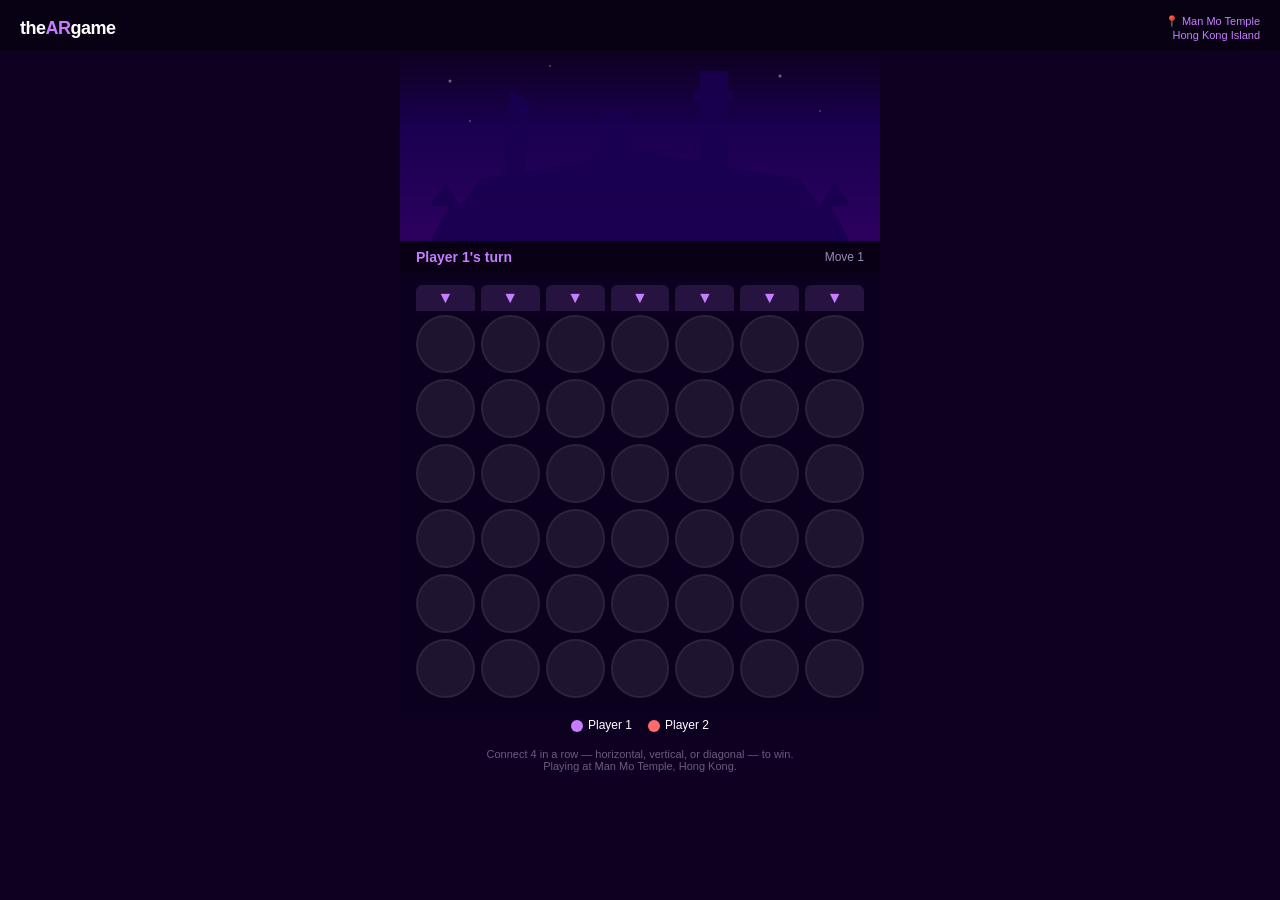
<file: prototype-connect4.html>
<!DOCTYPE html>
<html lang="en">
<head>
  <meta charset="UTF-8"/>
  <meta name="viewport" content="width=device-width, initial-scale=1.0, user-scalable=no"/>
  <title>TheARgame — Connect 4 Prototype</title>
  <style>
    * { box-sizing: border-box; margin: 0; padding: 0; }
    body {
      background: #0d0020;
      font-family: -apple-system, BlinkMacSystemFont, 'Segoe UI', sans-serif;
      color: #fff;
      min-height: 100vh;
      display: flex;
      flex-direction: column;
      align-items: center;
      overflow-x: hidden;
    }
    #header {
      width: 100%;
      padding: 14px 20px 8px;
      display: flex;
      justify-content: space-between;
      align-items: center;
      background: rgba(0,0,0,0.4);
    }
    #logo { font-size: 18px; font-weight: 700; letter-spacing: -0.5px; }
    #logo em { color: #c77dff; font-style: normal; }
    #location { font-size: 11px; color: #c77dff; text-align: right; line-height: 1.3; }

    #scene {
      width: 100%;
      max-width: 480px;
      margin: 0 auto;
      position: relative;
    }

    /* ICC / Man Mo composite landmark bg */
    #landmark-bg {
      width: 100%;
      height: 190px;
      background: linear-gradient(180deg, #0d0020 0%, #1a0050 40%, #2d0060 100%);
      position: relative;
      overflow: hidden;
    }
    #landmark-svg {
      position: absolute;
      bottom: 0;
      left: 50%;
      transform: translateX(-50%);
      width: 100%;
      max-width: 480px;
    }

    #status-bar {
      width: 100%;
      max-width: 480px;
      padding: 8px 16px;
      display: flex;
      justify-content: space-between;
      align-items: center;
      background: rgba(0,0,0,0.3);
    }
    #turn-msg { font-size: 14px; font-weight: 600; }
    #move-count { font-size: 12px; color: #9b8ab8; }

    #grid-wrap {
      width: 100%;
      max-width: 480px;
      padding: 12px 16px;
      background: rgba(10,0,30,0.8);
    }
    #grid {
      display: grid;
      grid-template-columns: repeat(7, 1fr);
      gap: 6px;
      width: 100%;
    }
    .cell {
      aspect-ratio: 1;
      border-radius: 50%;
      background: rgba(255,255,255,0.08);
      cursor: pointer;
      transition: background 0.15s, transform 0.15s;
      border: 2px solid rgba(255,255,255,0.06);
    }
    .cell:hover { background: rgba(255,255,255,0.15); transform: scale(1.05); }
    .cell.p1 { background: #c77dff; border-color: #a855f7; box-shadow: 0 0 10px rgba(199,125,255,0.5); }
    .cell.p2 { background: #ff6b6b; border-color: #ef4444; box-shadow: 0 0 10px rgba(255,107,107,0.5); }
    .cell.win { animation: pulse 0.6s ease infinite alternate; }
    @keyframes pulse {
      from { transform: scale(1); box-shadow: 0 0 10px rgba(255,215,0,0.5); }
      to   { transform: scale(1.1); box-shadow: 0 0 20px rgba(255,215,0,0.9); border-color: #ffd700; }
    }
    .col-btn {
      background: rgba(199,125,255,0.15);
      border: none;
      border-radius: 6px 6px 0 0;
      color: #c77dff;
      font-size: 16px;
      padding: 4px 0;
      cursor: pointer;
      width: 100%;
      transition: background 0.15s;
    }
    .col-btn:hover { background: rgba(199,125,255,0.3); }
    #col-btns {
      display: grid;
      grid-template-columns: repeat(7, 1fr);
      gap: 6px;
      width: 100%;
      margin-bottom: 4px;
    }

    #win-overlay {
      display: none;
      position: fixed;
      inset: 0;
      background: rgba(0,0,0,0.85);
      z-index: 100;
      flex-direction: column;
      align-items: center;
      justify-content: center;
      gap: 16px;
      text-align: center;
      padding: 30px;
    }
    #win-overlay.show { display: flex; }
    #win-emoji { font-size: 64px; }
    #win-title { font-size: 28px; font-weight: 800; }
    #win-sub { font-size: 15px; color: #9b8ab8; max-width: 280px; }
    #btn-reset {
      background: #c77dff;
      color: #0d0020;
      border: none;
      border-radius: 12px;
      padding: 14px 32px;
      font-size: 16px;
      font-weight: 700;
      cursor: pointer;
      margin-top: 4px;
    }

    #legend {
      display: flex;
      gap: 16px;
      padding: 8px 16px;
      font-size: 12px;
    }
    .legend-dot {
      display: inline-block;
      width: 12px; height: 12px;
      border-radius: 50%;
      margin-right: 5px;
      vertical-align: middle;
    }
    #bottom-note {
      font-size: 11px;
      color: #6b5b80;
      padding: 8px 16px 16px;
      text-align: center;
      max-width: 480px;
    }
  </style>
</head>
<body>

<div id="header">
  <div id="logo">the<em>AR</em>game</div>
  <div id="location">📍 Man Mo Temple<br>Hong Kong Island</div>
</div>

<div id="scene">
  <div id="landmark-bg">
    <svg id="landmark-svg" viewBox="0 0 480 190" xmlns="http://www.w3.org/2000/svg">
      <!-- Stylised HK skyline / ICC building silhouettes -->
      <g fill="#1a0050" opacity="0.9">
        <!-- ICC tower (West Kowloon) - tallest -->
        <rect x="300" y="20" width="28" height="170"/>
        <rect x="294" y="40" width="40" height="10"/><!-- set-back -->
        <polygon points="314,20 306,35 322,35"/><!-- spire -->
        <!-- HSBC-style (Central) -->
        <rect x="200" y="60" width="32" height="130"/>
        <rect x="196" y="80" width="40" height="8"/>
        <rect x="192" y="100" width="48" height="6"/>
        <!-- Bank of China -->
        <polygon points="100,170 120,170 130,50 110,40"/>
        <polygon points="110,40 130,50 120,170 100,170"/>
        <!-- Man Mo Temple roof (foreground) -->
        <polygon points="30,190 450,190 430,155 240,120 50,155"/>
        <polygon points="60,155 420,155 400,128 240,100 80,128"/>
        <polygon points="30,155 60,155 45,132"/>
        <polygon points="450,155 420,155 435,132"/>
        <rect x="100" y="155" width="16" height="35"/>
        <rect x="155" y="155" width="16" height="35"/>
        <rect x="309" y="155" width="16" height="35"/>
        <rect x="364" y="155" width="16" height="35"/>
        <rect x="205" y="165" width="70" height="25" rx="3"/>
        <ellipse cx="240" cy="165" rx="35" ry="12"/>
      </g>
      <!-- Stars / atmosphere -->
      <circle cx="50" cy="30" r="1.5" fill="white" opacity="0.4"/>
      <circle cx="150" cy="15" r="1" fill="white" opacity="0.3"/>
      <circle cx="380" cy="25" r="1.5" fill="white" opacity="0.4"/>
      <circle cx="420" cy="60" r="1" fill="white" opacity="0.25"/>
      <circle cx="70" cy="70" r="1" fill="white" opacity="0.3"/>
    </svg>
  </div>
</div>

<div id="status-bar">
  <div id="turn-msg">Player 1's turn</div>
  <div id="move-count">Move 1</div>
</div>

<div id="grid-wrap">
  <div id="col-btns"></div>
  <div id="grid"></div>
</div>

<div id="legend">
  <span><span class="legend-dot" style="background:#c77dff"></span>Player 1</span>
  <span><span class="legend-dot" style="background:#ff6b6b"></span>Player 2</span>
</div>

<div id="bottom-note">
  Connect 4 in a row — horizontal, vertical, or diagonal — to win.<br>
  Playing at Man Mo Temple, Hong Kong.
</div>

<!-- Win overlay -->
<div id="win-overlay">
  <div id="win-emoji"></div>
  <div id="win-title"></div>
  <div id="win-sub"></div>
  <button id="btn-reset" onclick="resetGame()">Play Again</button>
</div>

<script>
  const ROWS = 6, COLS = 7;
  let board, currentPlayer, moveCount, gameOver;

  function initBoard() {
    board = Array.from({length: ROWS}, () => Array(COLS).fill(0));
    currentPlayer = 1;
    moveCount = 1;
    gameOver = false;
    renderGrid();
    renderColBtns();
    updateStatus();
  }

  function renderColBtns() {
    const wrap = document.getElementById('col-btns');
    wrap.innerHTML = Array.from({length: COLS}, (_,c) =>
      `<button class="col-btn" onclick="drop(${c})">▼</button>`
    ).join('');
  }

  function renderGrid() {
    const grid = document.getElementById('grid');
    grid.innerHTML = '';
    for (let r = 0; r < ROWS; r++) {
      for (let c = 0; c < COLS; c++) {
        const cell = document.createElement('div');
        cell.className = 'cell';
        cell.id = `cell-${r}-${c}`;
        if (board[r][c] === 1) cell.classList.add('p1');
        if (board[r][c] === 2) cell.classList.add('p2');
        cell.onclick = () => drop(c);
        grid.appendChild(cell);
      }
    }
  }

  function drop(col) {
    if (gameOver) return;
    // Find lowest empty row
    let row = -1;
    for (let r = ROWS - 1; r >= 0; r--) {
      if (board[r][col] === 0) { row = r; break; }
    }
    if (row === -1) return; // column full

    board[row][col] = currentPlayer;

    const cell = document.getElementById(`cell-${row}-${col}`);
    cell.classList.add(currentPlayer === 1 ? 'p1' : 'p2');

    const win = checkWin(row, col);
    if (win) {
      gameOver = true;
      win.forEach(([r,c]) => document.getElementById(`cell-${r}-${c}`).classList.add('win'));
      setTimeout(() => showWin(currentPlayer), 500);
      return;
    }

    if (board[0].every(v => v !== 0)) {
      setTimeout(() => showDraw(), 400);
      return;
    }

    currentPlayer = currentPlayer === 1 ? 2 : 1;
    moveCount++;
    updateStatus();
  }

  function checkWin(row, col) {
    const dirs = [[0,1],[1,0],[1,1],[1,-1]];
    const p = board[row][col];
    for (const [dr,dc] of dirs) {
      const cells = [[row, col]];
      for (let i = 1; i < 4; i++) {
        const r = row + dr*i, c = col + dc*i;
        if (r < 0 || r >= ROWS || c < 0 || c >= COLS || board[r][c] !== p) break;
        cells.push([r, c]);
      }
      for (let i = 1; i < 4; i++) {
        const r = row - dr*i, c = col - dc*i;
        if (r < 0 || r >= ROWS || c < 0 || c >= COLS || board[r][c] !== p) break;
        cells.push([r, c]);
      }
      if (cells.length >= 4) return cells.slice(0, 4);
    }
    return null;
  }

  function updateStatus() {
    const names = ['', 'Player 1', 'Player 2'];
    const colors = ['', '#c77dff', '#ff6b6b'];
    const msg = document.getElementById('turn-msg');
    msg.textContent = names[currentPlayer] + '\'s turn';
    msg.style.color = colors[currentPlayer];
    document.getElementById('move-count').textContent = 'Move ' + moveCount;
  }

  function showWin(player) {
    const overlay = document.getElementById('win-overlay');
    document.getElementById('win-emoji').textContent = player === 1 ? '🏆' : '🎉';
    document.getElementById('win-title').textContent =
      (player === 1 ? 'Player 1' : 'Player 2') + ' Wins!';
    document.getElementById('win-title').style.color = player === 1 ? '#c77dff' : '#ff6b6b';
    document.getElementById('win-sub').textContent =
      'Connected 4 in a row at Man Mo Temple, Hong Kong.';
    overlay.classList.add('show');
  }

  function showDraw() {
    const overlay = document.getElementById('win-overlay');
    document.getElementById('win-emoji').textContent = '🤝';
    document.getElementById('win-title').textContent = 'Draw!';
    document.getElementById('win-title').style.color = '#fff';
    document.getElementById('win-sub').textContent = 'No spaces left. Well played!';
    overlay.classList.add('show');
  }

  function resetGame() {
    document.getElementById('win-overlay').classList.remove('show');
    initBoard();
  }

  initBoard();
</script>
</body>
</html>
</file>
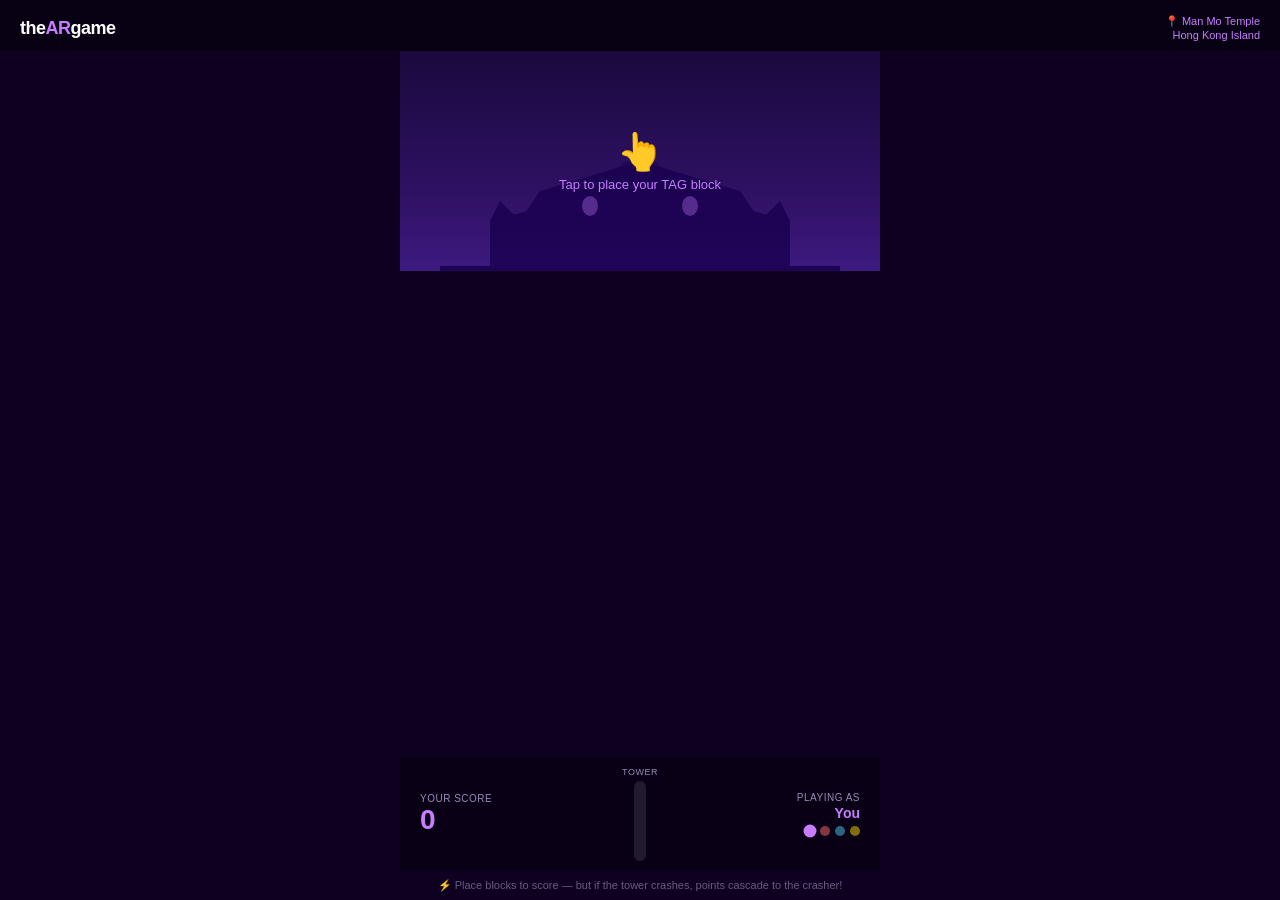
<file: prototype-tag.html>
<!DOCTYPE html>
<html lang="en">
<head>
  <meta charset="UTF-8"/>
  <meta name="viewport" content="width=device-width, initial-scale=1.0, user-scalable=no"/>
  <title>TheARgame — TAG Blocks Prototype</title>
  <style>
    * { box-sizing: border-box; margin: 0; padding: 0; }
    body {
      background: #0d0020;
      font-family: -apple-system, BlinkMacSystemFont, 'Segoe UI', sans-serif;
      color: #fff;
      min-height: 100vh;
      display: flex;
      flex-direction: column;
      align-items: center;
      overflow: hidden;
      touch-action: none;
    }
    #header {
      width: 100%;
      padding: 14px 20px 8px;
      display: flex;
      justify-content: space-between;
      align-items: center;
      background: rgba(0,0,0,0.4);
      position: relative;
      z-index: 10;
    }
    #logo { font-size: 18px; font-weight: 700; letter-spacing: -0.5px; }
    #logo em { color: #c77dff; font-style: normal; }
    #location {
      font-size: 11px;
      color: #c77dff;
      text-align: right;
      line-height: 1.3;
    }
    #scene {
      position: relative;
      width: 100%;
      max-width: 480px;
      margin: 0 auto;
      flex: 1;
      display: flex;
      flex-direction: column;
      align-items: center;
    }
    #landmark {
      width: 100%;
      max-width: 480px;
      position: relative;
    }
    /* Man Mo Temple silhouette built with CSS */
    #temple-bg {
      width: 100%;
      height: 220px;
      background: linear-gradient(180deg, #1a0a3e 0%, #2d1060 60%, #3d1a80 100%);
      position: relative;
      overflow: hidden;
      cursor: pointer;
      user-select: none;
    }
    #temple-svg {
      position: absolute;
      bottom: 0;
      left: 50%;
      transform: translateX(-50%);
      width: 90%;
      max-width: 400px;
      opacity: 0.85;
    }
    #tap-hint {
      position: absolute;
      top: 50%;
      left: 50%;
      transform: translate(-50%, -50%);
      text-align: center;
      pointer-events: none;
      transition: opacity 0.4s;
    }
    #tap-hint .big { font-size: 36px; }
    #tap-hint .small { font-size: 13px; color: #c77dff; margin-top: 4px; }
    #tower-area {
      width: 100%;
      max-width: 480px;
      height: 220px;
      position: relative;
      background: linear-gradient(180deg, rgba(13,0,32,0) 0%, rgba(13,0,32,0.95) 100%);
      overflow: hidden;
    }
    #tower-wrap {
      position: absolute;
      bottom: 0;
      left: 50%;
      transform: translateX(-50%);
      display: flex;
      flex-direction: column-reverse;
      align-items: center;
      gap: 3px;
      padding-bottom: 10px;
    }
    .block {
      width: 60px;
      height: 26px;
      border-radius: 6px;
      display: flex;
      align-items: center;
      justify-content: center;
      font-size: 10px;
      font-weight: 700;
      color: rgba(255,255,255,0.9);
      box-shadow: 0 3px 8px rgba(0,0,0,0.4);
      animation: blockDrop 0.25s cubic-bezier(0.34,1.56,0.64,1);
      letter-spacing: 0.5px;
    }
    @keyframes blockDrop {
      from { transform: translateY(-30px); opacity: 0; }
      to   { transform: translateY(0); opacity: 1; }
    }
    #hud {
      width: 100%;
      max-width: 480px;
      padding: 10px 20px;
      display: grid;
      grid-template-columns: 1fr auto 1fr;
      align-items: center;
      gap: 10px;
      background: rgba(0,0,0,0.3);
    }
    #score-wrap { text-align: left; }
    #score-label { font-size: 10px; color: #9b8ab8; text-transform: uppercase; letter-spacing: 0.5px; }
    #score { font-size: 28px; font-weight: 800; color: #c77dff; }
    #meter-wrap { display: flex; flex-direction: column; align-items: center; gap: 4px; }
    #meter-label { font-size: 9px; color: #9b8ab8; text-transform: uppercase; letter-spacing: 0.5px; }
    #meter-bar-bg {
      width: 12px;
      height: 80px;
      background: rgba(255,255,255,0.1);
      border-radius: 6px;
      overflow: hidden;
      display: flex;
      flex-direction: column-reverse;
    }
    #meter-bar-fill {
      width: 100%;
      background: linear-gradient(0deg, #c77dff, #ff6b6b);
      transition: height 0.3s ease;
      border-radius: 6px;
    }
    #players-wrap { text-align: right; }
    #players-label { font-size: 10px; color: #9b8ab8; text-transform: uppercase; letter-spacing: 0.5px; }
    #current-player { font-size: 14px; font-weight: 700; margin-top: 2px; }
    #player-dots {
      display: flex;
      justify-content: flex-end;
      gap: 5px;
      margin-top: 5px;
    }
    .pdot {
      width: 10px;
      height: 10px;
      border-radius: 50%;
      opacity: 0.5;
      transition: opacity 0.2s, transform 0.2s;
    }
    .pdot.active { opacity: 1; transform: scale(1.3); }
    #crash-overlay {
      display: none;
      position: fixed;
      inset: 0;
      background: rgba(0,0,0,0.85);
      z-index: 100;
      flex-direction: column;
      align-items: center;
      justify-content: center;
      gap: 16px;
      text-align: center;
      padding: 30px;
    }
    #crash-overlay.show { display: flex; }
    #crash-emoji { font-size: 64px; animation: shake 0.5s ease; }
    @keyframes shake {
      0%,100% { transform: rotate(0deg); }
      20% { transform: rotate(-10deg) scale(1.2); }
      40% { transform: rotate(10deg) scale(1.3); }
      60% { transform: rotate(-8deg) scale(1.1); }
      80% { transform: rotate(6deg); }
    }
    #crash-title { font-size: 32px; font-weight: 800; color: #ff6b6b; }
    #crash-sub { font-size: 16px; color: #c77dff; }
    #crash-scores {
      background: rgba(255,255,255,0.05);
      border-radius: 12px;
      padding: 16px 24px;
      min-width: 220px;
    }
    .crash-score-row {
      display: flex;
      justify-content: space-between;
      align-items: center;
      padding: 6px 0;
      font-size: 15px;
      border-bottom: 1px solid rgba(255,255,255,0.06);
    }
    .crash-score-row:last-child { border-bottom: none; }
    .crash-score-row .pts { font-weight: 700; color: #c77dff; }
    .winner-row .name { color: #ffd700; }
    .winner-row .pts { color: #ffd700; }
    #btn-play-again {
      background: #c77dff;
      color: #0d0020;
      border: none;
      border-radius: 12px;
      padding: 14px 32px;
      font-size: 16px;
      font-weight: 700;
      cursor: pointer;
      margin-top: 4px;
    }
    #bottom-note {
      font-size: 11px;
      color: #6b5b80;
      padding: 8px;
      text-align: center;
    }
  </style>
</head>
<body>

<div id="header">
  <div id="logo">the<em>AR</em>game</div>
  <div id="location">📍 Man Mo Temple<br>Hong Kong Island</div>
</div>

<div id="scene">
  <!-- Temple silhouette tap zone -->
  <div id="temple-bg" onclick="placeBlock(event)">
    <svg id="temple-svg" viewBox="0 0 400 180" xmlns="http://www.w3.org/2000/svg">
      <!-- Man Mo Temple silhouette (simplified) -->
      <g fill="#1a0050" opacity="0.95">
        <!-- Main roof -->
        <polygon points="50,180 350,180 350,130 200,90 50,130"/>
        <!-- Upper roof ridge -->
        <polygon points="80,130 320,130 300,100 200,70 100,100"/>
        <!-- Roof tips (upturned eaves) -->
        <polygon points="50,130 80,130 60,110"/>
        <polygon points="350,130 320,130 340,110"/>
        <!-- Incense coils hint -->
        <ellipse cx="200" cy="75" rx="20" ry="6" opacity="0.5"/>
        <!-- Columns -->
        <rect x="90" y="130" width="18" height="50"/>
        <rect x="145" y="130" width="18" height="50"/>
        <rect x="237" y="130" width="18" height="50"/>
        <rect x="292" y="130" width="18" height="50"/>
        <!-- Central door -->
        <rect x="165" y="140" width="70" height="40" rx="4"/>
        <!-- Door arch -->
        <ellipse cx="200" cy="140" rx="35" ry="15"/>
        <!-- Lanterns hint -->
        <ellipse cx="150" cy="115" rx="8" ry="10" fill="#c77dff" opacity="0.4"/>
        <ellipse cx="250" cy="115" rx="8" ry="10" fill="#c77dff" opacity="0.4"/>
      </g>
      <!-- Street level -->
      <rect x="0" y="175" width="400" height="5" fill="#1a0050"/>
    </svg>
    <div id="tap-hint">
      <div class="big">👆</div>
      <div class="small">Tap to place your TAG block</div>
    </div>
  </div>

  <!-- Tower grows upward above the temple -->
  <div id="tower-area">
    <div id="tower-wrap"></div>
  </div>
</div>

<div id="hud">
  <div id="score-wrap">
    <div id="score-label">Your score</div>
    <div id="score">0</div>
  </div>
  <div id="meter-wrap">
    <div id="meter-label">Tower</div>
    <div id="meter-bar-bg">
      <div id="meter-bar-fill" style="height:0%"></div>
    </div>
  </div>
  <div id="players-wrap">
    <div id="players-label">Playing as</div>
    <div id="current-player"></div>
    <div id="player-dots"></div>
  </div>
</div>

<div id="bottom-note">
  ⚡ Place blocks to score — but if the tower crashes, points cascade to the crasher!
</div>

<!-- Crash overlay -->
<div id="crash-overlay">
  <div id="crash-emoji">💥</div>
  <div id="crash-title">TOWER CRASH!</div>
  <div id="crash-sub" id="crash-sub"></div>
  <div id="crash-scores"></div>
  <button id="btn-play-again" onclick="resetGame()">Play Again</button>
</div>

<script>
  const PLAYERS = [
    { name: 'You', color: '#c77dff', label: 'YOU' },
    { name: 'Mei',  color: '#ff6b6b', label: 'MEI' },
    { name: 'Jake', color: '#4cc9f0', label: 'JAKE' },
    { name: 'Sara', color: '#ffd60a', label: 'SARA' },
  ];
  const CRASH_HEIGHT = 12; // blocks before crash

  let state = {
    blocks: [],
    scores: [0, 0, 0, 0],
    currentPlayer: 0,
    crashed: false,
  };

  function init() {
    // Render player dots
    const dots = document.getElementById('player-dots');
    dots.innerHTML = PLAYERS.map((p,i) =>
      `<div class="pdot" id="dot-${i}" style="background:${p.color}"></div>`
    ).join('');
    updateHUD();
  }

  function updateHUD() {
    const p = PLAYERS[state.currentPlayer];
    document.getElementById('current-player').textContent = p.name;
    document.getElementById('current-player').style.color = p.color;
    document.getElementById('score').textContent = state.scores[0];

    // Tower meter
    const pct = Math.min(100, (state.blocks.length / CRASH_HEIGHT) * 100);
    document.getElementById('meter-bar-fill').style.height = pct + '%';

    // Active dot
    PLAYERS.forEach((_,i) => {
      const d = document.getElementById('dot-' + i);
      if (d) d.classList.toggle('active', i === state.currentPlayer);
    });
  }

  function placeBlock(e) {
    if (state.crashed) return;

    // Hide hint after first tap
    const hint = document.getElementById('tap-hint');
    if (hint) hint.style.opacity = '0';

    const p = PLAYERS[state.currentPlayer];
    const blockIndex = state.blocks.length;

    // Add block to state
    state.blocks.push({ player: state.currentPlayer, color: p.color });
    state.scores[state.currentPlayer] += 10 + blockIndex; // more points for later blocks

    // Render block
    const wrap = document.getElementById('tower-wrap');
    const div = document.createElement('div');
    div.className = 'block';
    div.style.background = p.color;
    div.style.width = Math.max(30, 70 - blockIndex * 2) + 'px';
    div.textContent = p.label;
    wrap.appendChild(div);

    updateHUD();

    // Check crash
    if (state.blocks.length >= CRASH_HEIGHT) {
      setTimeout(triggerCrash, 400);
    } else {
      // Advance to next player (simulated AI turn after 0.8s for non-human players)
      advancePlayer();
    }
  }

  function advancePlayer() {
    state.currentPlayer = (state.currentPlayer + 1) % PLAYERS.length;
    updateHUD();
    // Simulate AI move for players 1-3
    if (state.currentPlayer !== 0 && !state.crashed) {
      setTimeout(simulateAIMove, 600 + Math.random() * 600);
    }
  }

  function simulateAIMove() {
    if (state.crashed || state.blocks.length >= CRASH_HEIGHT) return;
    placeBlock(null);
  }

  function triggerCrash() {
    state.crashed = true;
    // Crasher (last player to place) gets a bonus
    const crasher = state.blocks[state.blocks.length - 1].player;
    const bonus = state.blocks.length * 15;
    state.scores[crasher] += bonus;

    // Sort scores
    const ranked = PLAYERS.map((p,i) => ({ name: p.name, score: state.scores[i], color: p.color }))
      .sort((a,b) => b.score - a.score);

    // Build crash scores display
    const overlay = document.getElementById('crash-overlay');
    document.getElementById('crash-sub').textContent =
      PLAYERS[crasher].name + ' caused the crash — cascade bonus: +' + bonus + ' pts!';

    const scoresDiv = document.getElementById('crash-scores');
    scoresDiv.innerHTML = ranked.map((r,i) =>
      `<div class="crash-score-row ${i===0?'winner-row':''}">
        <span class="name">${i===0?'🏆 ':''}${r.name}</span>
        <span class="pts">${r.score} pts</span>
      </div>`
    ).join('');

    overlay.classList.add('show');
  }

  function resetGame() {
    state = { blocks: [], scores: [0,0,0,0], currentPlayer: 0, crashed: false };
    document.getElementById('tower-wrap').innerHTML = '';
    document.getElementById('crash-overlay').classList.remove('show');
    document.getElementById('tap-hint').style.opacity = '1';
    updateHUD();
  }

  init();
</script>
</body>
</html>
</file>
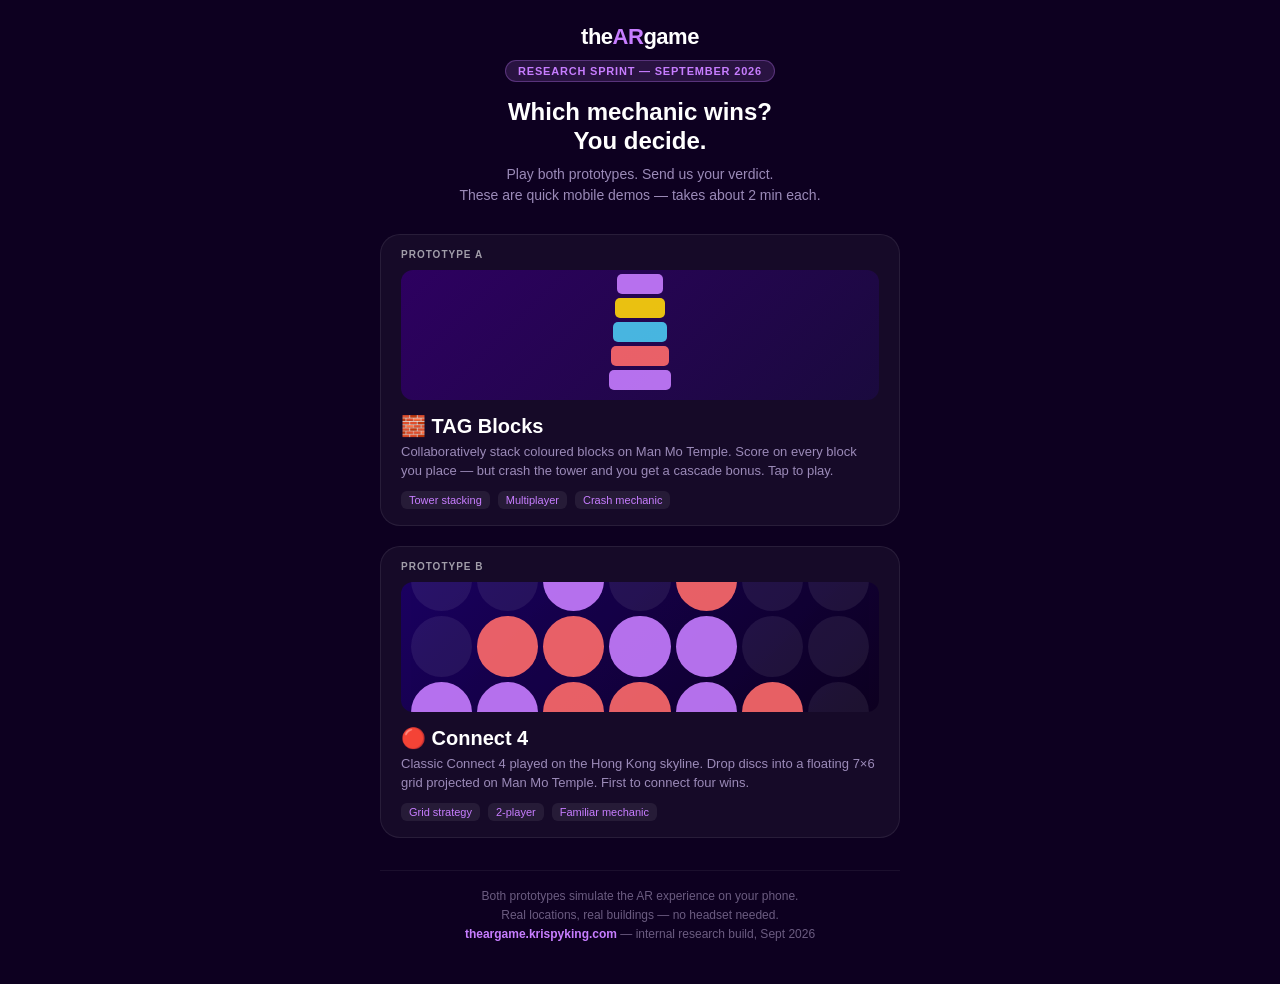
<file: research.html>
<!DOCTYPE html>
<html lang="en">
<head>
  <meta charset="UTF-8"/>
  <meta name="viewport" content="width=device-width, initial-scale=1.0"/>
  <title>TheARgame — Research Sprint: Pick a Mechanic</title>
  <style>
    * { box-sizing: border-box; margin: 0; padding: 0; }
    body {
      background: #0d0020;
      font-family: -apple-system, BlinkMacSystemFont, 'Segoe UI', sans-serif;
      color: #fff;
      min-height: 100vh;
      display: flex;
      flex-direction: column;
      align-items: center;
      padding: 0 16px 40px;
    }
    header {
      width: 100%;
      max-width: 520px;
      padding: 24px 0 0;
      text-align: center;
    }
    .logo { font-size: 22px; font-weight: 800; letter-spacing: -0.5px; }
    .logo em { color: #c77dff; font-style: normal; }
    .sprint-badge {
      display: inline-block;
      background: rgba(199,125,255,0.15);
      border: 1px solid rgba(199,125,255,0.3);
      color: #c77dff;
      font-size: 11px;
      font-weight: 600;
      letter-spacing: 0.8px;
      text-transform: uppercase;
      padding: 4px 12px;
      border-radius: 20px;
      margin: 10px 0 6px;
    }
    h1 { font-size: 24px; font-weight: 800; margin-top: 10px; line-height: 1.2; }
    .sub { font-size: 14px; color: #9b8ab8; margin: 8px 0 28px; line-height: 1.5; }

    .cards {
      display: flex;
      flex-direction: column;
      gap: 20px;
      width: 100%;
      max-width: 520px;
    }
    .card {
      background: rgba(255,255,255,0.04);
      border: 1px solid rgba(255,255,255,0.08);
      border-radius: 20px;
      overflow: hidden;
      text-decoration: none;
      color: inherit;
      display: block;
      transition: border-color 0.2s, transform 0.15s;
    }
    .card:hover { border-color: rgba(199,125,255,0.4); transform: translateY(-2px); }
    .card-label {
      font-size: 10px;
      font-weight: 700;
      letter-spacing: 1px;
      text-transform: uppercase;
      padding: 14px 20px 0;
      opacity: 0.6;
    }
    .card-preview {
      height: 130px;
      margin: 10px 20px;
      border-radius: 12px;
      display: flex;
      align-items: center;
      justify-content: center;
      font-size: 48px;
      position: relative;
      overflow: hidden;
    }
    .preview-a { background: linear-gradient(135deg, #2d0060, #1a0a3e); }
    .preview-b { background: linear-gradient(135deg, #1a0060, #0d0020); }
    .preview-grid {
      display: grid;
      grid-template-columns: repeat(7, 1fr);
      gap: 5px;
      padding: 10px;
      width: 100%;
      opacity: 0.9;
    }
    .preview-cell {
      aspect-ratio: 1;
      border-radius: 50%;
      background: rgba(255,255,255,0.08);
    }
    .preview-cell.p1 { background: #c77dff; }
    .preview-cell.p2 { background: #ff6b6b; }
    .preview-blocks {
      display: flex;
      flex-direction: column-reverse;
      align-items: center;
      gap: 4px;
      position: absolute;
      bottom: 10px;
    }
    .preview-block {
      height: 20px;
      border-radius: 5px;
      opacity: 0.9;
    }
    .card-title { font-size: 20px; font-weight: 800; padding: 4px 20px 4px; }
    .card-desc { font-size: 13px; color: #9b8ab8; padding: 0 20px; line-height: 1.5; }
    .card-meta {
      display: flex;
      gap: 8px;
      padding: 10px 20px 16px;
      flex-wrap: wrap;
    }
    .tag {
      font-size: 11px;
      background: rgba(255,255,255,0.07);
      border-radius: 6px;
      padding: 3px 8px;
      color: #c77dff;
    }
    .cta {
      display: inline-block;
      margin: 12px 20px 20px;
      background: #c77dff;
      color: #0d0020;
      font-size: 14px;
      font-weight: 700;
      padding: 10px 22px;
      border-radius: 10px;
      text-decoration: none;
    }

    .divider {
      width: 100%;
      max-width: 520px;
      border: none;
      border-top: 1px solid rgba(255,255,255,0.06);
      margin: 32px 0 16px;
    }
    .note { font-size: 12px; color: #6b5b80; text-align: center; max-width: 420px; line-height: 1.6; }
  </style>
</head>
<body>

<header>
  <div class="logo">the<em>AR</em>game</div>
  <div class="sprint-badge">Research Sprint — September 2026</div>
  <h1>Which mechanic wins?<br>You decide.</h1>
  <p class="sub">Play both prototypes. Send us your verdict.<br>These are quick mobile demos — takes about 2 min each.</p>
</header>

<div class="cards">

  <!-- Prototype A: TAG Blocks -->
  <a class="card" href="prototype-tag.html">
    <div class="card-label">Prototype A</div>
    <div class="card-preview preview-a">
      <div class="preview-blocks">
        <div class="preview-block" style="width:62px;background:#c77dff"></div>
        <div class="preview-block" style="width:58px;background:#ff6b6b"></div>
        <div class="preview-block" style="width:54px;background:#4cc9f0"></div>
        <div class="preview-block" style="width:50px;background:#ffd60a"></div>
        <div class="preview-block" style="width:46px;background:#c77dff"></div>
      </div>
    </div>
    <div class="card-title">🧱 TAG Blocks</div>
    <div class="card-desc">Collaboratively stack coloured blocks on Man Mo Temple. Score on every block you place — but crash the tower and you get a cascade bonus. Tap to play.</div>
    <div class="card-meta">
      <span class="tag">Tower stacking</span>
      <span class="tag">Multiplayer</span>
      <span class="tag">Crash mechanic</span>
    </div>
  </a>

  <!-- Prototype B: Connect 4 -->
  <a class="card" href="prototype-connect4.html">
    <div class="card-label">Prototype B</div>
    <div class="card-preview preview-b">
      <div class="preview-grid">
        <!-- Row 5 (bottom) -->
        <div class="preview-cell"></div><div class="preview-cell"></div><div class="preview-cell p1"></div><div class="preview-cell"></div><div class="preview-cell p2"></div><div class="preview-cell"></div><div class="preview-cell"></div>
        <!-- Row 4 -->
        <div class="preview-cell"></div><div class="preview-cell p2"></div><div class="preview-cell p2"></div><div class="preview-cell p1"></div><div class="preview-cell p1"></div><div class="preview-cell"></div><div class="preview-cell"></div>
        <!-- Row 3 -->
        <div class="preview-cell p1"></div><div class="preview-cell p1"></div><div class="preview-cell p2"></div><div class="preview-cell p2"></div><div class="preview-cell p1"></div><div class="preview-cell p2"></div><div class="preview-cell"></div>
      </div>
    </div>
    <div class="card-title">🔴 Connect 4</div>
    <div class="card-desc">Classic Connect 4 played on the Hong Kong skyline. Drop discs into a floating 7×6 grid projected on Man Mo Temple. First to connect four wins.</div>
    <div class="card-meta">
      <span class="tag">Grid strategy</span>
      <span class="tag">2-player</span>
      <span class="tag">Familiar mechanic</span>
    </div>
  </a>

</div>

<hr class="divider"/>
<p class="note">
  Both prototypes simulate the AR experience on your phone.<br>
  Real locations, real buildings — no headset needed.<br>
  <strong style="color:#c77dff">theargame.krispyking.com</strong> — internal research build, Sept 2026
</p>

</body>
</html>
</file>
